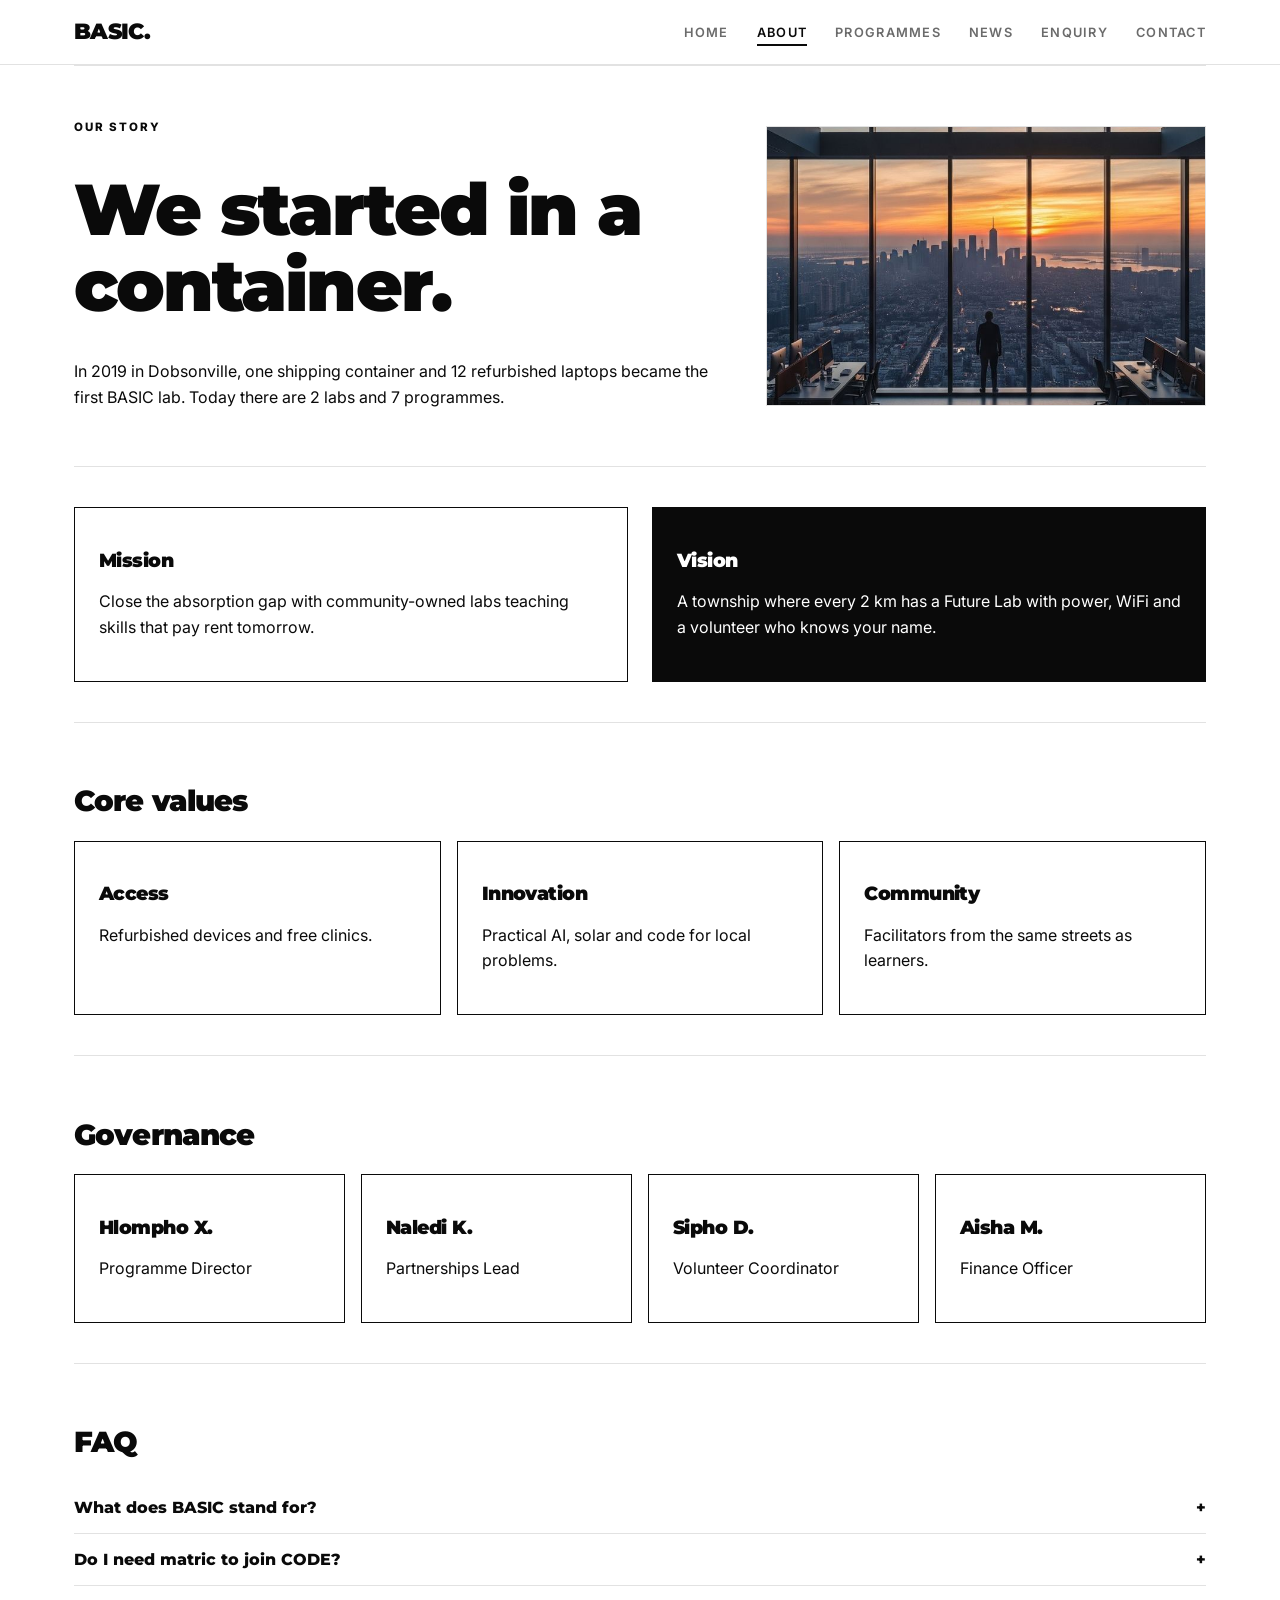
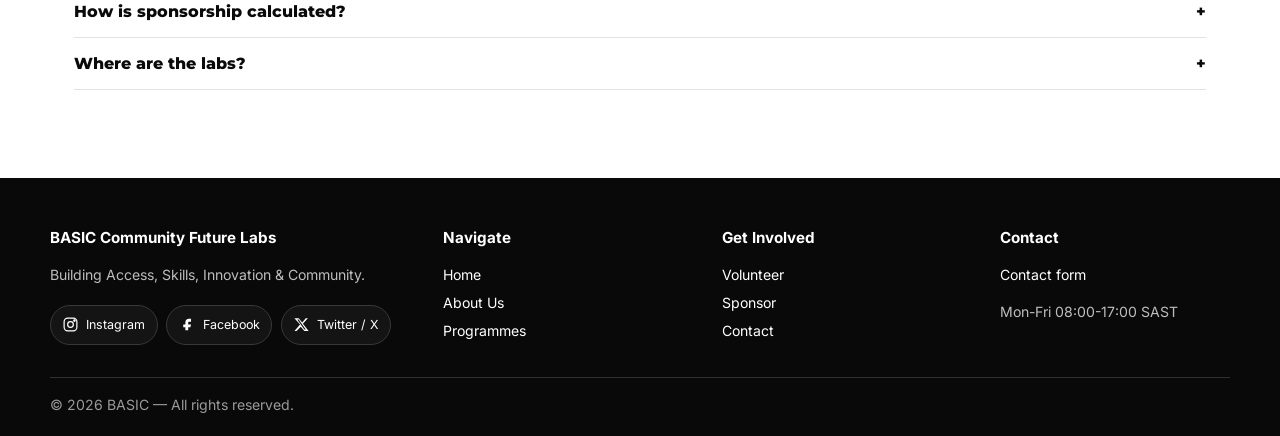
<file: about.html>
<!DOCTYPE html>
<html lang="en">
<head>
<meta charset="UTF-8">
<meta name="viewport" content="width=device-width,initial-scale=1">
<title>About BASIC | Mission, Vision &amp; Team</title>
<meta name="description" content="Discover BASIC Community Future Labs, our South African community story, mission, vision, values, governance, team and answers to frequently asked questions.">
<meta name="keywords" content="BASIC, about BASIC, mission, vision, core values, governance, FAQ, community labs, youth, Dobsonville, Umlazi, South Africa, Johannesburg, Durban">
<meta name="author" content="Hlompho Muzi Xolo">
<meta name="robots" content="index,follow">
<meta name="theme-color" content="#000000"><link rel="canonical" href="https://44xolo.github.io/BASIC/about.html">

<!-- Social media preview information helps platforms display a useful title, description and image when this page is shared. -->
<meta property="og:title" content="About BASIC | Mission, Vision &amp; Team">
<meta property="og:description" content="Discover BASIC Community Future Labs, our South African community story, mission, vision, values, governance, team and answers to frequently asked questions.">
<meta property="og:type" content="website">
<meta property="og:site_name" content="BASIC">
<meta property="og:locale" content="en_ZA">
<meta property="og:image" content="https://44xolo.github.io/BASIC/images/community-members-together.jpg">
<meta property="og:image:alt" content="BASIC makers working together in an urban workshop">
<meta name="twitter:card" content="summary_large_image">
<meta name="twitter:title" content="About BASIC | Mission, Vision &amp; Team">
<meta name="twitter:description" content="From one shipping container in Dobsonville to 2 labs and 7 programmes.">

<link rel="icon" href="images/favicon.svg" type="image/svg+xml">

<link rel="preconnect" href="https://fonts.googleapis.com">
<link rel="preconnect" href="https://fonts.gstatic.com" crossorigin>
<link href="https://fonts.googleapis.com/css2?family=Inter:wght@400;600;800&family=Montserrat:wght@700;900&display=swap" rel="stylesheet">
<link rel="stylesheet" href="css/style.css">
<link rel="stylesheet" href="css/part3.css">
<link rel="preload" as="image" href="images/glass-office-city-view.jpg">

<!-- Search-engine structured data describes this About page, the organisation and its FAQ questions in a format search engines can understand. -->
<script type="application/ld+json">
{
  "@context": "https://schema.org",
  "@graph": [
    {
      "@type": "AboutPage",
      "name": "About BASIC | Mission, Vision & Team",
      "description": "Our story, mission, vision, values, governance and FAQ for BASIC Community Future Labs.",
      "mainEntity": { "@id": "#basic" }
    },
    {
      "@type": "NGO",
      "@id": "#basic",
      "name": "BASIC",
      "alternateName": "Building Access, Skills, Innovation & Community",
      "foundingDate": "2019",
      "foundingLocation": "Dobsonville, Johannesburg",
      "email": "Use the contact form",
      "areaServed": ["Johannesburg", "Durban"],
      "founder": { "@type": "Person", "name": "Hlompho Muzi Xolo", "jobTitle": "Programme Director" }
    },
    {
      "@type": "FAQPage",
      "mainEntity": [
        {
          "@type": "Question",
          "name": "What does BASIC stand for?",
          "acceptedAnswer": { "@type": "Answer", "text": "Building Access, Skills, Innovation & Community." }
        },
        {
          "@type": "Question",
          "name": "Do I need matric to join CODE?",
          "acceptedAnswer": { "@type": "Answer", "text": "No. Beginner means beginner. We test attitude, not certificates." }
        },
        {
          "@type": "Question",
          "name": "How is sponsorship calculated?",
          "acceptedAnswer": { "@type": "Answer", "text": "Base rate x months / 12 x tier (Community 0.7, Standard 1, Premium 1.5). Bases: Lab R25,000, Programme R12,000, Equipment R8,000." }
        },
        {
          "@type": "Question",
          "name": "Where are the labs?",
          "acceptedAnswer": { "@type": "Answer", "text": "Dobsonville, Johannesburg and Umlazi, Durban. See the Contact page." }
        }
      ]
    }
  ]
}
</script>
</head>

<body>
<!-- Keyboard and screen-reader users can select this link to bypass the navigation and move directly to the main page content. -->
<a class="skip" href="#main">Skip to main content</a>

<!-- The header contains the site identity and the main navigation links. -->
<header>
  <div class="wrap bar">
    <a class="logo" href="index.html" aria-label="BASIC home">BASIC.</a>
    <button type="button" class="nav-toggle" aria-label="Toggle menu" aria-expanded="false" aria-controls="nav">&#9776;</button>
    <nav id="nav" aria-label="Main">
      <a href="index.html">Home</a>
      <a href="about.html" class="active" aria-current="page">About</a>
      <a href="programmes.html">Programmes</a>
      <a href="news.html">News</a>
      <a href="enquiry.html">Enquiry</a>
      <a href="contact.html">Contact</a>
    </nav>
  </div>
</header>

<!-- The main element contains the unique About page content. Each labelled section supports clear reading order and navigation. -->
<main id="main" class="wrap" tabindex="-1">

  <!-- Opening story: introduces how BASIC began and why the organisation exists. -->
  <section class="about-hero reveal" aria-labelledby="about-title">
    <div>
      <p class="kicker">OUR STORY</p>
      <h1 id="about-title">We started in a container.</h1>
      <p>In 2019 in Dobsonville, one shipping container and 12 refurbished laptops became the first BASIC lab. Today there are 2 labs and 7 programmes.</p>
    </div>
    <img src="images/glass-office-city-view.jpg" alt="Glass-walled office at sunset overlooking a city skyline" fetchpriority="high" decoding="async">
  </section>

  <!-- Mission and vision cards explain the organisation's purpose and long-term goal. -->
  <section class="reveal two" aria-label="Mission and vision">
    <div class="card">
      <h3>Mission</h3>
      <p>Close the absorption gap with community-owned labs teaching skills that pay rent tomorrow.</p>
    </div>
    <div class="card dark">
      <h3>Vision</h3>
      <p>A township where every 2&nbsp;km has a Future Lab with power, WiFi and a volunteer who knows your name.</p>
    </div>
  </section>

  <!-- The three values describe the principles that guide BASIC programmes. -->
  <section class="reveal" aria-labelledby="values-title">
    <h2 id="values-title">Core values</h2>
    <div class="three">
      <div class="card"><h3>Access</h3><p>Refurbished devices and free clinics.</p></div>
      <div class="card"><h3>Innovation</h3><p>Practical AI, solar and code for local problems.</p></div>
      <div class="card"><h3>Community</h3><p>Facilitators from the same streets as learners.</p></div>
    </div>
  </section>

  <!-- Governance cards provide the names and responsibilities of key team roles. -->
  <section class="reveal" aria-labelledby="gov-title">
    <h2 id="gov-title">Governance</h2>
    <div class="four">
      <div class="card"><h3>Hlompho X.</h3><p>Programme Director</p></div>
      <div class="card"><h3>Naledi K.</h3><p>Partnerships Lead</p></div>
      <div class="card"><h3>Sipho D.</h3><p>Volunteer Coordinator</p></div>
      <div class="card"><h3>Aisha M.</h3><p>Finance Officer</p></div>
    </div>
  </section>

  <!-- The FAQ uses buttons and expandable panels. JavaScript updates these panels when a visitor selects a question. -->
  <section class="reveal" aria-labelledby="faq-title">
    <h2 id="faq-title">FAQ</h2>
    <div class="accordion">
      <div class="acc-item">
        <button type="button" class="acc-btn" id="faq-q1" aria-expanded="false" aria-controls="faq-a1">What does BASIC stand for?<span aria-hidden="true">+</span></button>
        <div class="acc-panel" id="faq-a1" role="region" aria-labelledby="faq-q1"><p>Building Access, Skills, Innovation &amp; Community.</p></div>
      </div>
      <div class="acc-item">
        <button type="button" class="acc-btn" id="faq-q2" aria-expanded="false" aria-controls="faq-a2">Do I need matric to join CODE?<span aria-hidden="true">+</span></button>
        <div class="acc-panel" id="faq-a2" role="region" aria-labelledby="faq-q2"><p>No. Beginner means beginner. We test attitude, not certificates.</p></div>
      </div>
      <div class="acc-item">
        <button type="button" class="acc-btn" id="faq-q3" aria-expanded="false" aria-controls="faq-a3">How is sponsorship calculated?<span aria-hidden="true">+</span></button>
        <div class="acc-panel" id="faq-a3" role="region" aria-labelledby="faq-q3"><p>Base rate &times; months / 12 &times; tier (Community 0.7, Standard 1, Premium 1.5). Bases: Lab R25,000, Programme R12,000, Equipment R8,000.</p></div>
      </div>
      <div class="acc-item">
        <button type="button" class="acc-btn" id="faq-q4" aria-expanded="false" aria-controls="faq-a4">Where are the labs?<span aria-hidden="true">+</span></button>
        <div class="acc-panel" id="faq-a4" role="region" aria-labelledby="faq-q4"><p>Dobsonville, Johannesburg and Umlazi, Durban. See the <a href="contact.html">Contact page</a>.</p></div>
      </div>
    </div>
  </section>

</main>

<!-- The footer repeats useful navigation and social links and identifies the organisation and student. -->
<footer class="site-footer">
  <div class="container footer-grid">
    <div><h4>BASIC Community Future Labs</h4><p>Building Access, Skills, Innovation &amp; Community.</p><div class="footer-social" aria-label="Social media"><a href="https://www.instagram.com/" target="_blank" rel="noopener noreferrer" aria-label="Instagram"><svg viewBox="0 0 24 24" aria-hidden="true"><rect x="3" y="3" width="18" height="18" rx="5"></rect><circle cx="12" cy="12" r="4"></circle><circle cx="17.5" cy="6.5" r="1"></circle></svg><span>Instagram</span></a><a href="https://www.facebook.com/" target="_blank" rel="noopener noreferrer" aria-label="Facebook"><svg viewBox="0 0 24 24" aria-hidden="true"><path d="M14 8h3V4h-3c-3 0-5 2-5 5v3H6v4h3v4h4v-4h3l1-4h-4V9c0-.6.4-1 1-1z"></path></svg><span>Facebook</span></a><a href="https://twitter.com/" target="_blank" rel="noopener noreferrer" aria-label="Twitter"><svg viewBox="0 0 24 24" aria-hidden="true"><path d="M18 3h3l-7 8 8 10h-6l-5-6-6 6H2l8-9-8-9h6l5 6 5-6zm-2 16h2L8 5H6l10 14z"></path></svg><span>Twitter / X</span></a></div></div>
    <div><h4>Navigate</h4><ul><li><a href="index.html">Home</a></li><li><a href="about.html">About Us</a></li><li><a href="programmes.html">Programmes</a></li></ul></div>
    <div><h4>Get Involved</h4><ul><li><a href="enquiry.html">Volunteer</a></li><li><a href="enquiry.html">Sponsor</a></li><li><a href="contact.html">Contact</a></li></ul></div>
    <div><h4>Contact</h4><p><a href="contact.html">Contact form</a></p><p>Mon-Fri 08:00-17:00 SAST</p></div>
  </div>
  <div class="container footer-bottom"><p>&copy; 2026 BASIC — All rights reserved.</p></div>
</footer>

<!-- The lightbox is hidden until JavaScript selects an image. Its controls allow visitors to close it or move to another image. -->
<div class="lb" id="lb" role="dialog" aria-modal="true" aria-label="Image viewer">
  <button type="button" id="lb-x" aria-label="Close image viewer">Close</button>
  <button type="button" id="lb-p" aria-label="Previous image">&lsaquo;</button>
  <figure><img id="lb-img" alt=""><figcaption id="lb-cap"></figcaption></figure>
  <button type="button" id="lb-n" aria-label="Next image">&rsaquo;</button>
</div>

<!-- The modal is hidden until JavaScript displays a short status message. Pressing its Close button removes the message. -->
<div class="modal" id="modal" role="dialog" aria-modal="true" aria-labelledby="modal-title">
  <div class="box">
    <h3 id="modal-title">Thank you</h3>
    <p id="modal-text"></p>
    <button type="button" class="btn" id="modal-x">Close</button>
  </div>
</div>

<!-- This fallback remains visible when JavaScript is unavailable, explaining which enhanced interactions will not work. -->
<noscript><p style="text-align:center;padding:1rem">The FAQ answers and image viewer need JavaScript to open and close. Use the <a href="contact.html">contact form</a> if you need assistance.</p></noscript>

<!-- The shared script controls the navigation, accordion, lightbox and modal behaviour. -->
<script src="js/part3.js"></script>
</body>
</html>
</file>
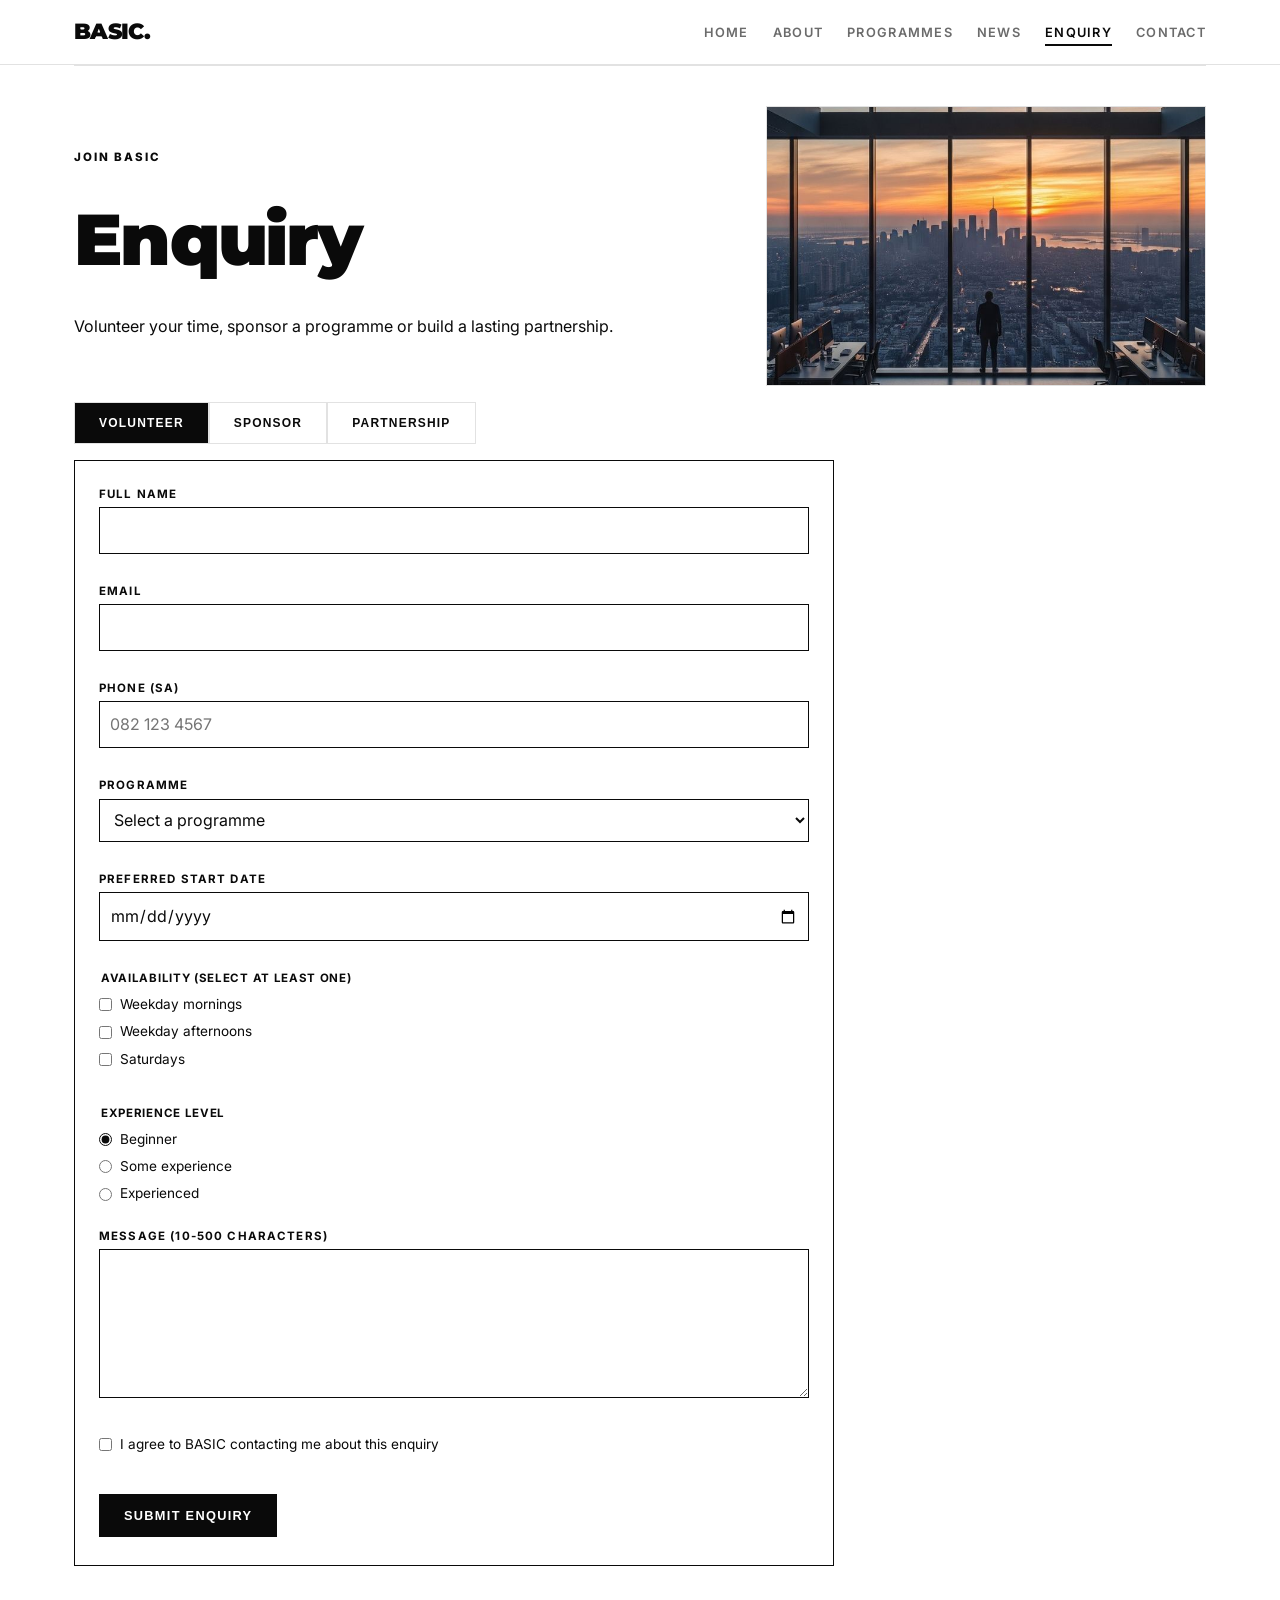
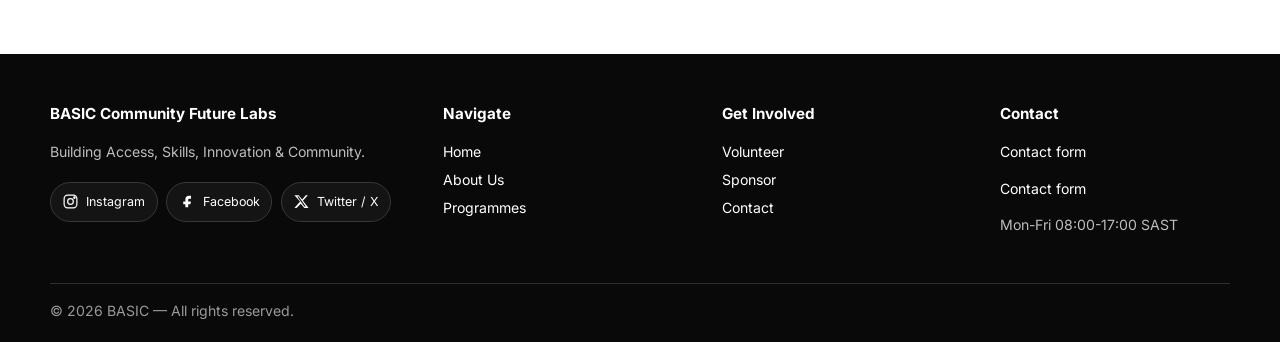
<file: enquiry.html>
<!DOCTYPE html>
<html lang="en"><head><meta charset="UTF-8"><meta name="viewport" content="width=device-width,initial-scale=1">
<title>Volunteer, Sponsor or Partner | BASIC Enquiry</title><link rel="icon" href="images/favicon.svg" type="image/svg+xml"><meta name="description" content="Volunteer, sponsor or partner with BASIC Community Future Labs. Check programme availability, calculate sponsorship estimates and submit a clear enquiry.">
<meta name="keywords" content="volunteer South Africa, sponsor youth programmes, partner with BASIC, sponsorship estimate, programme intake, community labs">
<meta name="author" content="Hlompho Muzi Xolo"><link rel="canonical" href="https://44xolo.github.io/BASIC/enquiry.html"><meta name="robots" content="index,follow"><meta name="theme-color" content="#000000">
<meta property="og:title" content="Volunteer, Sponsor or Partner | BASIC Enquiry"><meta property="og:description" content="Volunteer, sponsor or partner with BASIC Community Future Labs. Check programme availability and calculate sponsorship estimates."><meta property="og:type" content="website"><meta property="og:site_name" content="BASIC"><meta property="og:locale" content="en_ZA"><meta property="og:image" content="https://44xolo.github.io/BASIC/images/glass-office-city-view.jpg"><meta property="og:image:alt" content="Community members planning a BASIC programme"><meta name="twitter:card" content="summary_large_image">
<link rel="preconnect" href="https://fonts.googleapis.com">
<link href="https://fonts.googleapis.com/css2?family=Inter:wght@400;600;800&family=Montserrat:wght@700;900&display=swap" rel="stylesheet">
<link rel="stylesheet" href="css/style.css"><link rel="stylesheet" href="css/part3.css">

</head><body>
<!-- This skip link lets keyboard and screen-reader users move directly past the navigation. -->
<a class="skip" href="#main">Skip to main content</a>
<!-- The header contains the BASIC logo and links to every page in the website. -->
<header><div class="wrap bar"><a class="logo" href="index.html">BASIC.</a>
<button class="nav-toggle" aria-label="Toggle menu" aria-expanded="false" aria-controls="nav">&#9776;</button>
<nav id="nav" aria-label="Main"><a href="index.html">Home</a><a href="about.html">About</a><a href="programmes.html">Programmes</a><a href="news.html">News</a><a href="enquiry.html" class=active aria-current=page>Enquiry</a><a href="contact.html">Contact</a></nav></div></header>
<!-- Main content: an introductory page image, enquiry type tabs and the validated enquiry form. -->
<main id="main" class="wrap"><section><div class="page-heading"><div><p class="kicker">JOIN BASIC</p><h1>Enquiry</h1><p>Volunteer your time, sponsor a programme or build a lasting partnership.</p></div><img src="images/glass-office-city-view.jpg" alt="Glass-walled office at sunset overlooking a city skyline"></div><div class="tabs" role="tablist"><button class="tab active" data-type="Volunteer">Volunteer</button><button class="tab" data-type="Sponsor">Sponsor</button><button class="tab" data-type="Partnership">Partnership</button></div>
<form id="enq-form" class="form" novalidate><div class="fg"><label for="e-name">Full name</label><input id="e-name" name="e-name" type="text" data-rules="required|min:2|max:80" required aria-describedby="e-name-e"><span class="field-error" id="e-name-e" aria-live="polite"></span></div><div class="fg"><label for="e-email">Email</label><input id="e-email" name="e-email" type="email" data-rules="required|email" required aria-describedby="e-email-e"><span class="field-error" id="e-email-e" aria-live="polite"></span></div><div class="fg"><label for="e-phone">Phone (SA)</label><input id="e-phone" name="e-phone" type="tel" data-rules="required|sa-phone" placeholder="082 123 4567" aria-describedby="e-phone-e"><span class="field-error" id="e-phone-e" aria-live="polite"></span></div>
<div class="fg"><label for="e-prog">Programme</label><select id="e-prog" name="e-prog" data-rules="required" aria-describedby="e-prog-e"><option value="">Select a programme</option><option value="code">CODE: Coding &amp; Software</option><option value="ai">AI: Artificial Intelligence Literacy</option><option value="green">GREEN: Solar &amp; Circular Economy</option><option value="build">BUILD: Makers &amp; Urban Workshop</option><option value="entrepreneur">ENTREPRENEUR: Micro-Business Incubation</option><option value="education">EDUCATION: Tutor &amp; Facilitator Track</option><option value="connect">CONNECT: Digital Inclusion &amp; Access</option></select><span class="field-error" id="e-prog-e" aria-live="polite"></span></div>
<div id="vol-box"><div class="fg"><label for="e-date">Preferred start date</label><input id="e-date" name="e-date" type="date" data-rules="required|future-date"  aria-describedby="e-date-e"><span class="field-error" id="e-date-e" aria-live="polite"></span></div><fieldset class="checks" aria-describedby="e-avail-e"><legend>Availability (select at least one)</legend><label class="check"><input type="checkbox" class="avail" name="e-avail" value="Weekday mornings"> Weekday mornings</label><label class="check"><input type="checkbox" class="avail" name="e-avail" value="Weekday afternoons"> Weekday afternoons</label><label class="check"><input type="checkbox" class="avail" name="e-avail" value="Saturdays"> Saturdays</label><span class="field-error" id="e-avail-e" aria-live="polite"></span></fieldset><fieldset class="checks"><legend>Experience level</legend><label class="check"><input type="radio" name="e-level" value="Beginner" checked> Beginner</label><label class="check"><input type="radio" name="e-level" value="Some experience"> Some experience</label><label class="check"><input type="radio" name="e-level" value="Experienced"> Experienced</label></fieldset></div>
<div id="spon-box" hidden><div class="fg"><label for="s-type">Sponsor type</label><select id="s-type"><option value="25000">Lab Infrastructure (R25,000/yr)</option><option value="12000">Programme Funding (R12,000/yr)</option><option value="8000">Equipment (R8,000/yr)</option></select></div>
<div class="fg"><label for="s-months">Months</label><input id="s-months" type="number" min="1" max="36" value="12"></div>
<div class="fg"><label for="s-tier">Tier</label><select id="s-tier"><option value="0.7">Community</option><option value="1" selected>Standard</option><option value="1.5">Premium</option></select></div></div>
<div class="fg"><label for="e-msg">Message (10-500 characters)</label><textarea id="e-msg" rows="5" data-rules="required|min:10|max:500" aria-describedby="e-msg-e"></textarea><span class="field-error" id="e-msg-e" aria-live="polite"></span></div>
<div class="fg"><label class="check" for="e-consent"><input id="e-consent" name="e-consent" type="checkbox" data-rules="checked" aria-describedby="e-consent-e"> I agree to BASIC contacting me about this enquiry</label><span class="field-error" id="e-consent-e" aria-live="polite"></span></div>
<button class="btn" type="submit">Submit enquiry</button><pre id="enq-result" class="form-result" role="status" aria-live="polite" tabindex="-1" hidden></pre></form></section></main>
<!-- The footer repeats useful navigation, contact links and site ownership information. -->
<footer class="site-footer">
  <div class="container footer-grid">
    <div><h4>BASIC Community Future Labs</h4><p>Building Access, Skills, Innovation &amp; Community.</p>
      <div class="footer-social" aria-label="Social media">
        <a href="https://www.instagram.com/" target="_blank" rel="noopener noreferrer" aria-label="Instagram"><svg viewBox="0 0 24 24" aria-hidden="true"><rect x="3" y="3" width="18" height="18" rx="5"></rect><circle cx="12" cy="12" r="4"></circle><circle cx="17.5" cy="6.5" r="1"></circle></svg><span>Instagram</span></a>
        <a href="https://www.facebook.com/" target="_blank" rel="noopener noreferrer" aria-label="Facebook"><svg viewBox="0 0 24 24" aria-hidden="true"><path d="M14 8h3V4h-3c-3 0-5 2-5 5v3H6v4h3v4h4v-4h3l1-4h-4V9c0-.6.4-1 1-1z"></path></svg><span>Facebook</span></a>
        <a href="https://twitter.com/" target="_blank" rel="noopener noreferrer" aria-label="Twitter"><svg viewBox="0 0 24 24" aria-hidden="true"><path d="M18 3h3l-7 8 8 10h-6l-5-6-6 6H2l8-9-8-9h6l5 6 5-6zm-2 16h2L8 5H6l10 14z"></path></svg><span>Twitter / X</span></a>
      </div>
    </div>
    <div><h4>Navigate</h4><ul><li><a href="index.html">Home</a></li><li><a href="about.html">About Us</a></li><li><a href="programmes.html">Programmes</a></li></ul></div>
    <div><h4>Get Involved</h4><ul><li><a href="enquiry.html">Volunteer</a></li><li><a href="enquiry.html">Sponsor</a></li><li><a href="contact.html">Contact</a></li></ul></div>
    <div><h4>Contact</h4><p><a href="contact.html">Contact form</a></p><p><a href="contact.html">Contact form</a></p><p>Mon-Fri 08:00-17:00 SAST</p></div>
  </div>
  <div class="container footer-bottom"><p>&copy; 2026 BASIC — All rights reserved.</p></div>
</footer>
<!-- These overlays remain hidden until JavaScript opens the image viewer or feedback modal. -->
<div class="lb" id="lb" role="dialog" aria-modal="true" aria-label="Image viewer"><button id="lb-x">Close</button><button id="lb-p">&lsaquo;</button><figure><img id="lb-img" alt=""><figcaption id="lb-cap"></figcaption></figure><button id="lb-n">&rsaquo;</button></div>
<div class="modal" id="modal" role="dialog" aria-modal="true"><div class="box"><h3>Thank you</h3><p id="modal-text"></p><button class="btn" id="modal-x">Close</button></div></div>
<!-- This shared script controls tabs, conditional form fields, validation and the submitted response. -->
<script src="js/part3.js"></script>
</body></html>
</file>
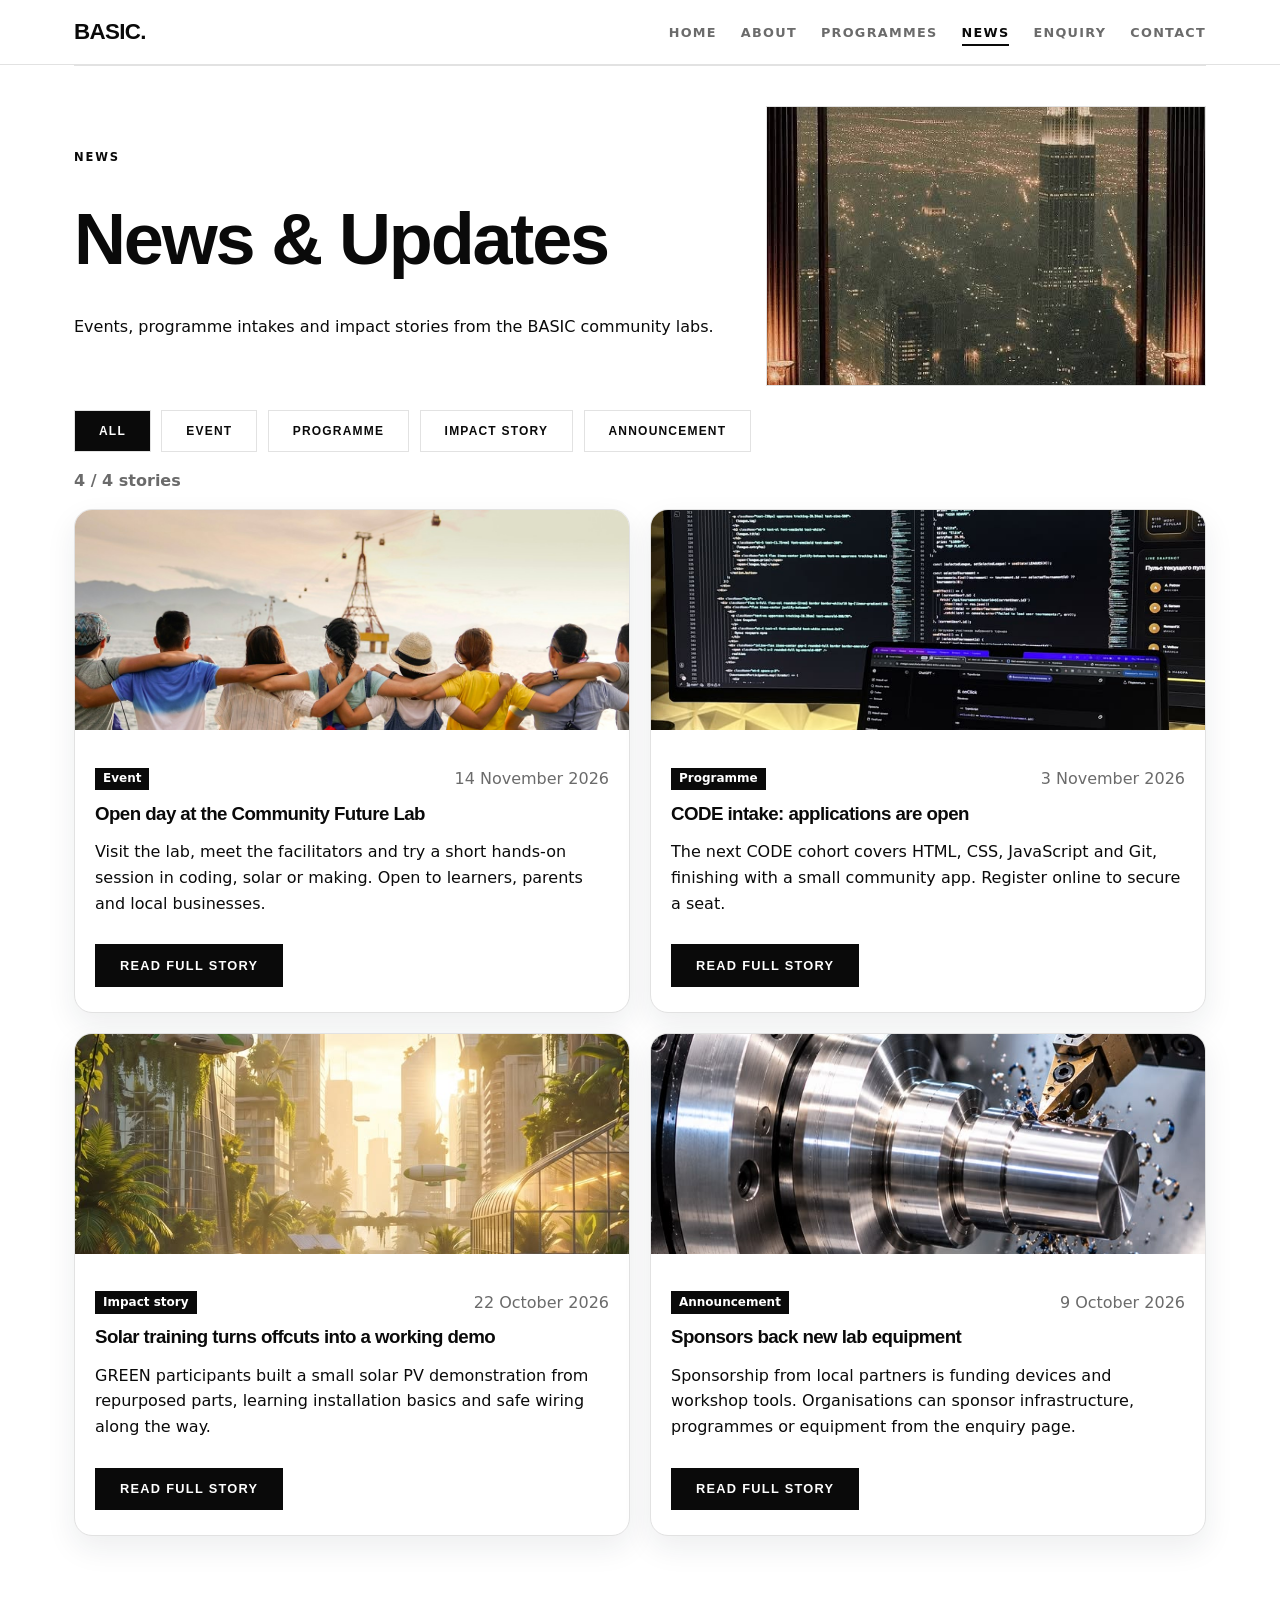
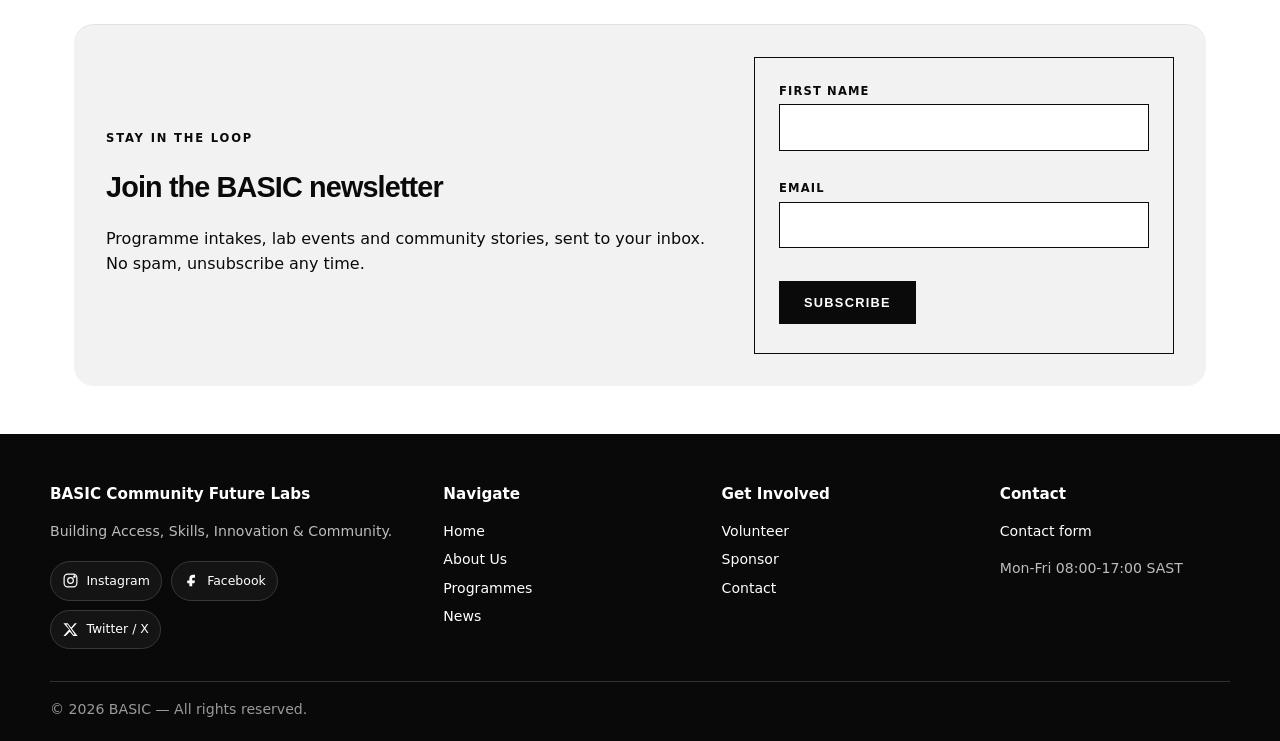
<file: news.html>
<!DOCTYPE html>
<html lang="en"><head><meta charset="UTF-8"><meta name="viewport" content="width=device-width,initial-scale=1"><meta http-equiv="Content-Security-Policy" content="default-src 'self'; img-src 'self' data: https:; script-src 'self' https://unpkg.com 'unsafe-inline'; style-src 'self' https://fonts.googleapis.com https://unpkg.com 'unsafe-inline'; font-src https://fonts.gstatic.com data:; connect-src 'self' https://formspree.io https://*.tile.openstreetmap.org"><meta name="referrer" content="strict-origin-when-cross-origin">
<title>BASIC News | Updates, Events &amp; Impact Stories</title><link rel="icon" href="images/favicon.svg" type="image/svg+xml"><meta name="description" content="Latest BASIC news, lab events and impact stories from Johannesburg and Durban community labs.">
<meta name="keywords" content="BASIC news, community lab events, programme intakes, solar training stories, youth impact South Africa">
<meta name="author" content="Hlompho Muzi Xolo"><link rel="canonical" href="https://44xolo.github.io/BASIC/news.html"><meta name="robots" content="index,follow"><meta name="theme-color" content="#000000">
<meta property="og:title" content="BASIC News | Updates, Events &amp; Impact Stories"><meta property="og:description" content="Latest BASIC news, lab events and impact stories from Johannesburg and Durban community labs."><meta property="og:type" content="website"><meta property="og:site_name" content="BASIC"><meta property="og:locale" content="en_ZA"><meta property="og:image" content="https://44xolo.github.io/BASIC/images/basic-community-lab.jpg"><meta property="og:image:alt" content="BASIC community learners"><meta name="twitter:card" content="summary_large_image">
<link rel="preconnect" href="https://fonts.googleapis.com">
<link href="https://fonts.googleapis.com/css2?family=Inter:wght@400;600;800&family=Montserrat:wght@700;900&family=Space+Grotesk:wght@500;700&display=swap" rel="stylesheet">
<link rel="stylesheet" href="css/style.css"><link rel="stylesheet" href="css/part3.css">

</head><body>
<!-- This skip link allows keyboard users to bypass the navigation and start at the main content. -->
<a class="skip" href="#main">Skip to main content</a>
<!-- The header contains the BASIC logo and the main site navigation. -->
<header><div class="wrap bar"><a class="logo" href="index.html">BASIC.</a>
<button class="nav-toggle" aria-label="Toggle menu" aria-expanded="false" aria-controls="nav">&#9776;</button>
<nav id="nav" aria-label="Main"><a href="index.html">Home</a><a href="about.html">About</a><a href="programmes.html" >Programmes</a><a href="news.html" class=active aria-current=page>News</a><a href="enquiry.html">Enquiry</a><a href="contact.html">Contact</a></nav></div></header>
<!-- Main content: programme search tools and the list generated dynamically from JavaScript data. -->
<main id="main" class="wrap"><section><div class="page-heading"><div><p class="kicker">NEWS</p><h1>News &amp; Updates</h1><p>Events, programme intakes and impact stories from the BASIC community labs.</p></div><img src="images/community-members-together.jpg" alt="A group of community members gathered outside in daylight"></div><div class="news-filters" role="group" aria-label="Filter news by category"><button type="button" class="tab active" data-newsfilter="All" aria-pressed="true">All</button><button type="button" class="tab" data-newsfilter="Event" aria-pressed="false">Event</button><button type="button" class="tab" data-newsfilter="Programme" aria-pressed="false">Programme</button><button type="button" class="tab" data-newsfilter="Impact story" aria-pressed="false">Impact story</button><button type="button" class="tab" data-newsfilter="Announcement" aria-pressed="false">Announcement</button></div><p id="news-count" aria-live="polite"></p><div class="news-grid" id="news-grid"><article class="news-card reveal" data-cat="Event"><img src="images/community-collaboration.jpg" alt="Community members collaborating around a shared project table" loading="lazy"><div><p class="news-meta"><span class="badge">Event</span> <time datetime="2026-11-14">14 November 2026</time></p><h3>Open day at the Community Future Lab</h3><p>Visit the lab, meet the facilitators and try a short hands-on session in coding, solar or making. Open to learners, parents and local businesses.</p></div></article><article class="news-card reveal" data-cat="Programme"><img src="images/code-editor.jpg" alt="HTML and CSS code displayed in a programming editor" loading="lazy"><div><p class="news-meta"><span class="badge">Programme</span> <time datetime="2026-11-03">3 November 2026</time></p><h3>CODE intake: applications are open</h3><p>The next CODE cohort covers HTML, CSS, JavaScript and Git, finishing with a small community app. Register online to secure a seat.</p></div></article><article class="news-card reveal" data-cat="Impact story"><img src="images/green-city-solar-future.jpg" alt="Illustration of a green futuristic city with plants, towers and airships" loading="lazy"><div><p class="news-meta"><span class="badge">Impact story</span> <time datetime="2026-10-22">22 October 2026</time></p><h3>Solar training turns offcuts into a working demo</h3><p>GREEN participants built a small solar PV demonstration from repurposed parts, learning installation basics and safe wiring along the way.</p></div></article><article class="news-card reveal" data-cat="Announcement"><img src="images/machine.jpg" alt="Metalworking tools and machinery in a workshop" loading="lazy"><div><p class="news-meta"><span class="badge">Announcement</span> <time datetime="2026-10-09">9 October 2026</time></p><h3>Sponsors back new lab equipment</h3><p>Sponsorship from local partners is funding devices and workshop tools. Organisations can sponsor infrastructure, programmes or equipment from the enquiry page.</p></div></article></div><p id="news-empty" hidden>No stories in this category yet.</p></section><section class="newsletter reveal" aria-labelledby="nl-title"><div><p class="kicker">STAY IN THE LOOP</p><h2 id="nl-title">Join the BASIC newsletter</h2><p>Programme intakes, lab events and community stories, sent to your inbox. No spam, unsubscribe any time.</p></div>
<form class="form news-form" novalidate><div class="fg"><label for="nl-name">First name</label><input id="nl-name" name="nl-name" type="text" data-rules="required|min:2|max:40" autocomplete="given-name" aria-describedby="nl-name-e"><span class="field-error" id="nl-name-e" aria-live="polite"></span></div>
<div class="fg"><label for="nl-email">Email</label><input id="nl-email" name="nl-email" type="email" data-rules="required|email" autocomplete="email" aria-describedby="nl-email-e"><span class="field-error" id="nl-email-e" aria-live="polite"></span></div>
<button class="btn" type="submit">Subscribe</button></form></section>
</main>
<!-- The footer repeats useful navigation, contact links and site ownership information. -->
<footer class="site-footer">
  <div class="container footer-grid">
    <div><h4>BASIC Community Future Labs</h4><p>Building Access, Skills, Innovation &amp; Community.</p>
      <div class="footer-social" aria-label="Social media">
        <a href="https://www.instagram.com/" target="_blank" rel="noopener noreferrer" aria-label="Instagram"><svg viewBox="0 0 24 24" aria-hidden="true"><rect x="3" y="3" width="18" height="18" rx="5"></rect><circle cx="12" cy="12" r="4"></circle><circle cx="17.5" cy="6.5" r="1"></circle></svg><span>Instagram</span></a>
        <a href="https://www.facebook.com/" target="_blank" rel="noopener noreferrer" aria-label="Facebook"><svg viewBox="0 0 24 24" aria-hidden="true"><path d="M14 8h3V4h-3c-3 0-5 2-5 5v3H6v4h3v4h4v-4h3l1-4h-4V9c0-.6.4-1 1-1z"></path></svg><span>Facebook</span></a>
        <a href="https://twitter.com/" target="_blank" rel="noopener noreferrer" aria-label="Twitter"><svg viewBox="0 0 24 24" aria-hidden="true"><path d="M18 3h3l-7 8 8 10h-6l-5-6-6 6H2l8-9-8-9h6l5 6 5-6zm-2 16h2L8 5H6l10 14z"></path></svg><span>Twitter / X</span></a>
      </div>
    </div>
    <div><h4>Navigate</h4><ul><li><a href="index.html">Home</a></li><li><a href="about.html">About Us</a></li><li><a href="programmes.html">Programmes</a></li><li><a href="news.html">News</a></li></ul></div>
    <div><h4>Get Involved</h4><ul><li><a href="enquiry.html">Volunteer</a></li><li><a href="enquiry.html">Sponsor</a></li><li><a href="contact.html">Contact</a></li></ul></div>
    <div><h4>Contact</h4><p><a href="contact.html">Contact form</a></p><p>Mon-Fri 08:00-17:00 SAST</p></div>
  </div>
  <div class="container footer-bottom"><p>&copy; 2026 BASIC — All rights reserved.</p></div>
</footer>
<!-- These overlays remain hidden until JavaScript opens the image viewer or feedback modal. -->
<div class="lb" id="lb" role="dialog" aria-modal="true" aria-hidden="true" aria-labelledby="lb-title"><h2 id="lb-title" class="g-visually-hidden">Image viewer</h2><button id="lb-x">Close</button><button id="lb-p">&lsaquo;</button><figure><img id="lb-img" alt=""><figcaption id="lb-cap"></figcaption></figure><button id="lb-n">&rsaquo;</button></div>
<div class="modal" id="modal" role="dialog" aria-modal="true" aria-labelledby="modal-title"><div class="box"><h3 id="modal-title">Thank you</h3><p id="modal-text"></p><button class="btn" id="modal-x">Close</button></div></div>
<!-- This shared script creates the programme cards and controls search, filtering and sorting. -->
<script src="js/part3.js"></script>
</body></html>
</file>
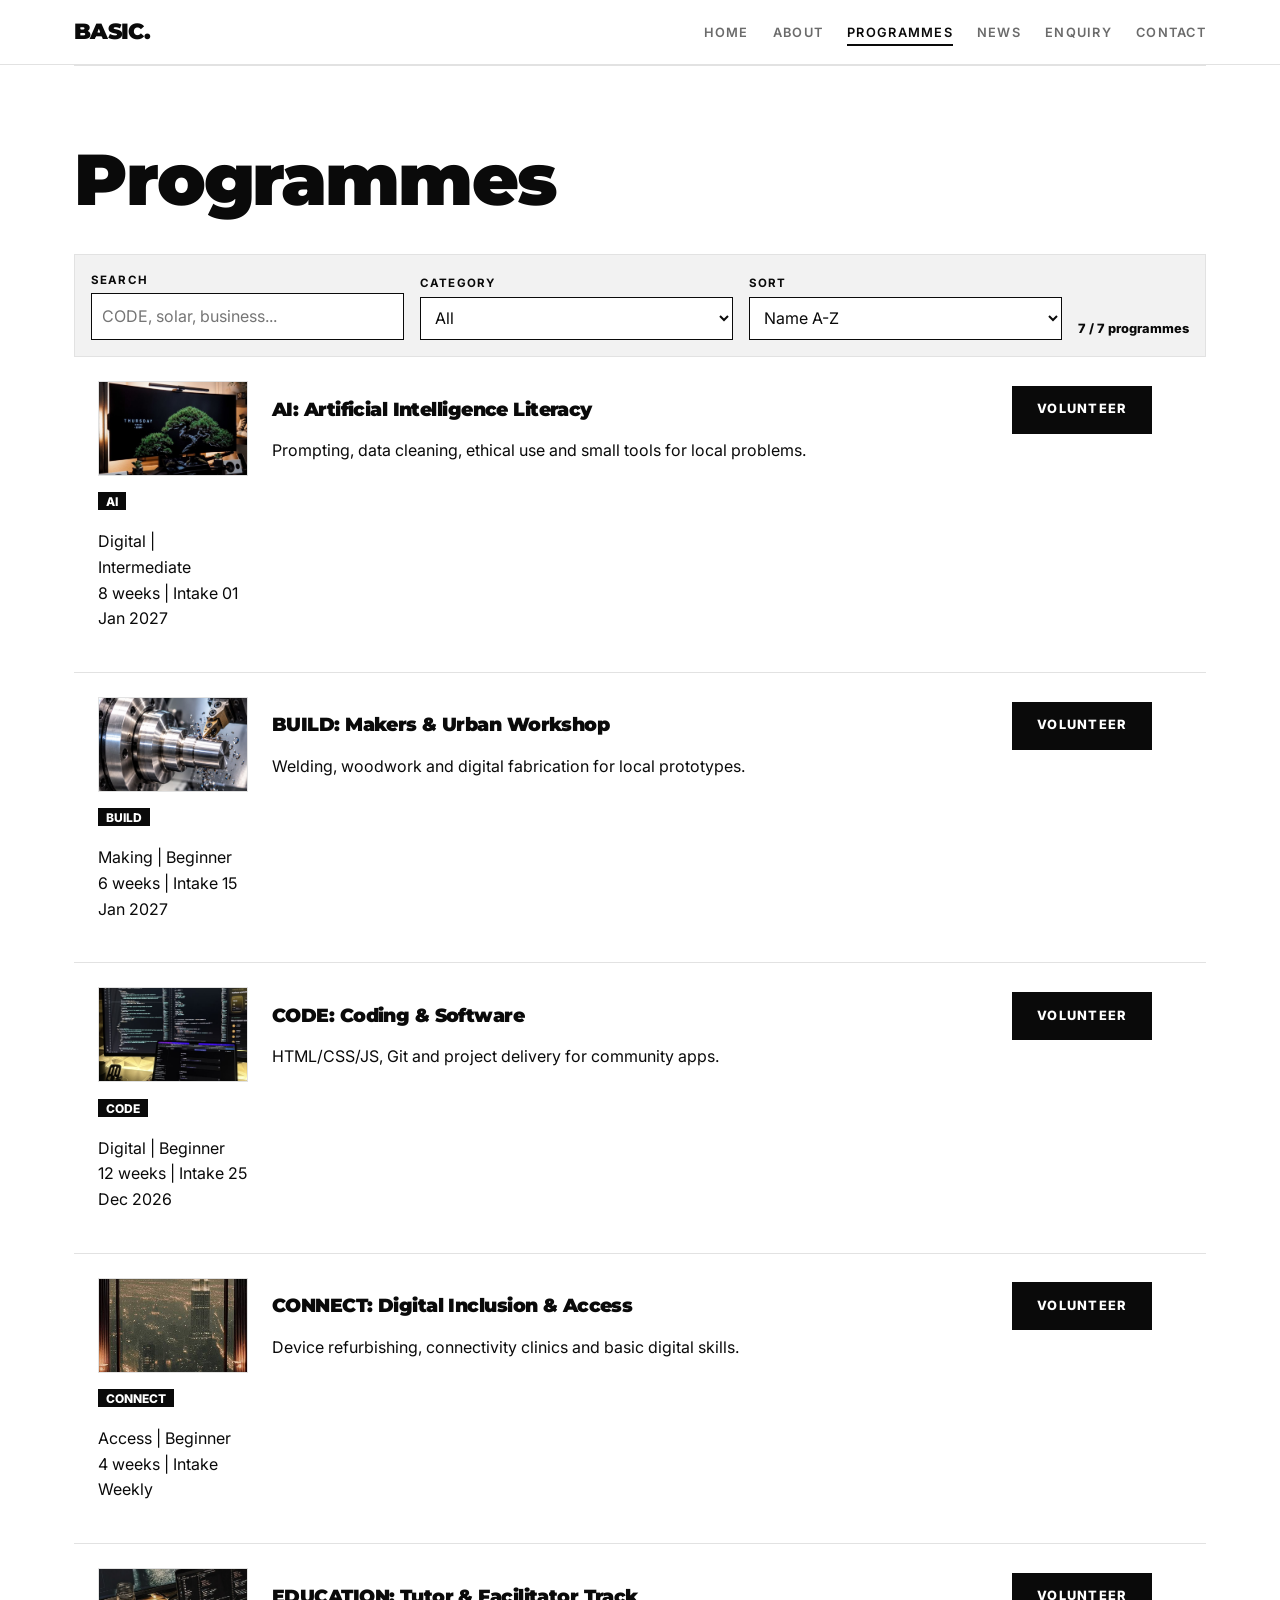
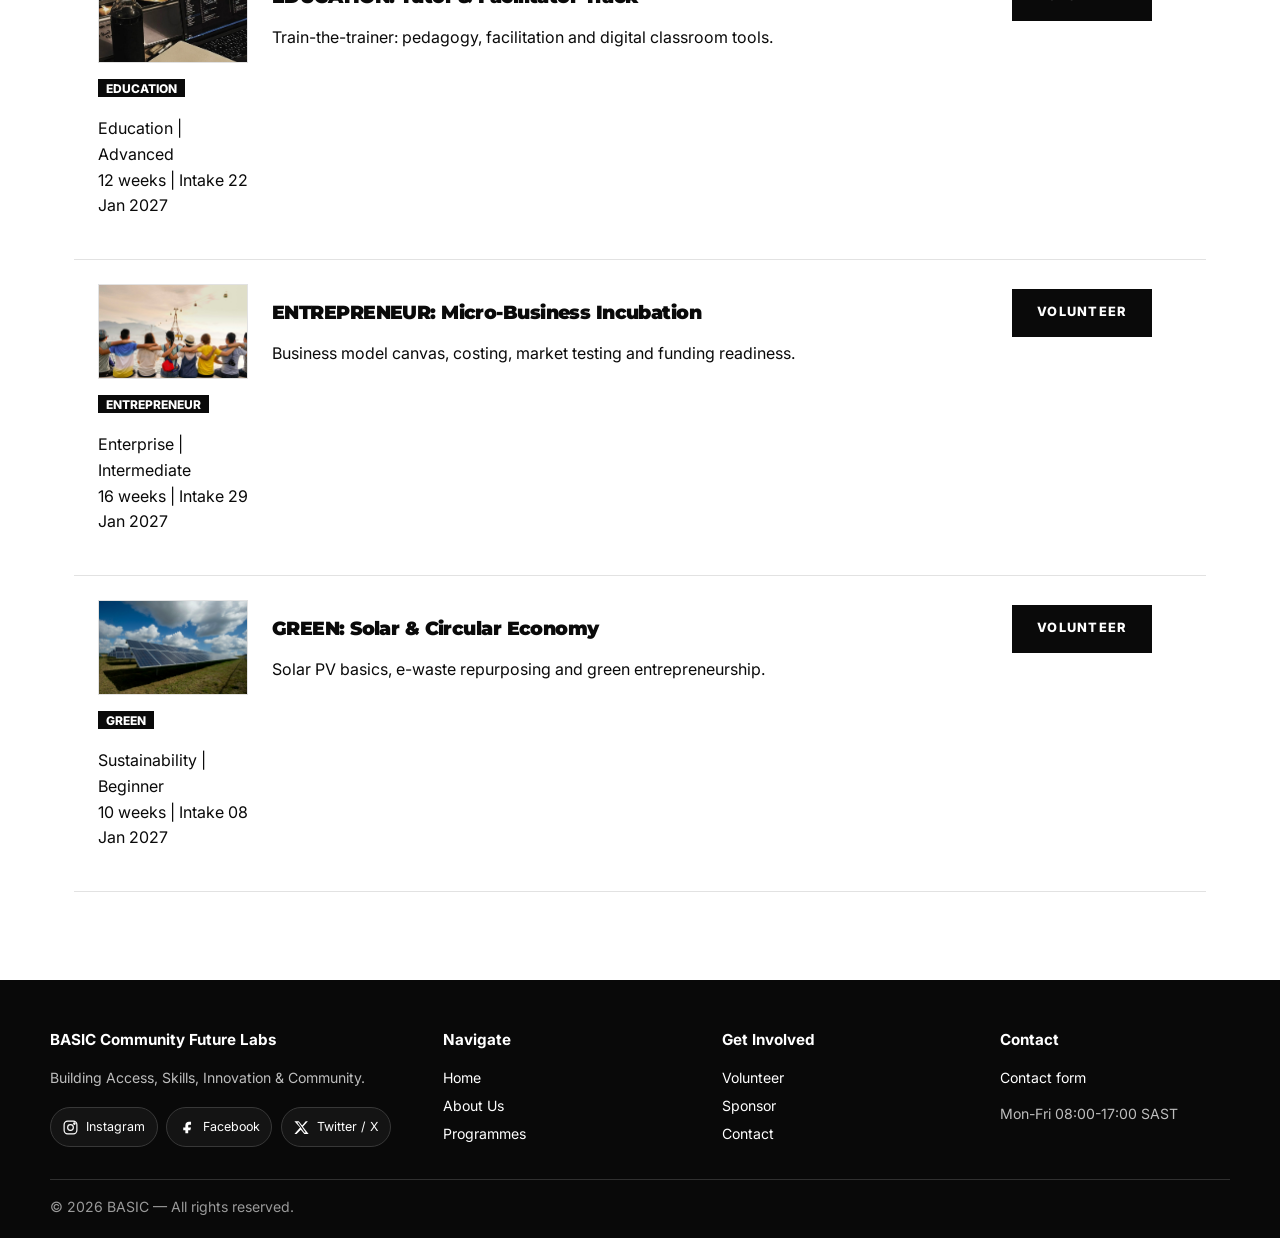
<file: programmes.html>
<!DOCTYPE html>
<html lang="en"><head><meta charset="UTF-8"><meta name="viewport" content="width=device-width,initial-scale=1">
<title>BASIC Programmes | CODE, AI, GREEN, BUILD</title><link rel="icon" href="images/favicon.svg" type="image/svg+xml"><meta name="description" content="Explore, search and compare seven practical BASIC programmes covering coding, AI, solar energy, making, business, education and digital inclusion in South Africa.">
<meta name="keywords" content="BASIC programmes, coding course, AI literacy, solar training, welding workshop, entrepreneurship, tutoring, digital inclusion, South Africa">
<meta name="author" content="Hlompho Muzi Xolo"><link rel="canonical" href="https://44xolo.github.io/BASIC/programmes.html"><meta name="robots" content="index,follow"><meta name="theme-color" content="#000000">
<meta property="og:title" content="BASIC Programmes | CODE, AI, GREEN, BUILD"><meta property="og:description" content="Explore, search and compare seven practical BASIC programmes covering coding, AI, solar energy, making, business, education and digital inclusion in South Africa."><meta property="og:type" content="website"><meta property="og:site_name" content="BASIC"><meta property="og:locale" content="en_ZA"><meta property="og:image" content="https://44xolo.github.io/BASIC/images/basic-community-lab.jpg"><meta property="og:image:alt" content="BASIC community learners"><meta name="twitter:card" content="summary_large_image">
<link rel="preconnect" href="https://fonts.googleapis.com">
<link href="https://fonts.googleapis.com/css2?family=Inter:wght@400;600;800&family=Montserrat:wght@700;900&display=swap" rel="stylesheet">
<link rel="stylesheet" href="css/style.css"><link rel="stylesheet" href="css/part3.css">

</head><body>
<!-- This skip link allows keyboard users to bypass the navigation and start at the main content. -->
<a class="skip" href="#main">Skip to main content</a>
<!-- The header contains the BASIC logo and the main site navigation. -->
<header><div class="wrap bar"><a class="logo" href="index.html">BASIC.</a>
<button class="nav-toggle" aria-label="Toggle menu" aria-expanded="false" aria-controls="nav">&#9776;</button>
<nav id="nav" aria-label="Main"><a href="index.html">Home</a><a href="about.html">About</a><a href="programmes.html" class=active aria-current=page>Programmes</a><a href="news.html">News</a><a href="enquiry.html">Enquiry</a><a href="contact.html">Contact</a></nav></div></header>
<!-- Main content: programme search tools and the list generated dynamically from JavaScript data. -->
<main id="main" class="wrap"><section><h1>Programmes</h1><div class="tools"><div class="fg"><label for="prog-search">Search</label><input id="prog-search" placeholder="CODE, solar, business..."></div>
<div class="fg"><label for="prog-cat">Category</label><select id="prog-cat"></select></div>
<div class="fg"><label for="prog-sort">Sort</label><select id="prog-sort"><option value="az">Name A-Z</option><option value="za">Name Z-A</option><option value="dur">Duration</option></select></div>
<div id="prog-count" aria-live="polite"></div></div><div id="programme-list"></div></section></main>
<!-- The footer repeats useful navigation, contact links and site ownership information. -->
<footer class="site-footer">
  <div class="container footer-grid">
    <div><h4>BASIC Community Future Labs</h4><p>Building Access, Skills, Innovation &amp; Community.</p>
      <div class="footer-social" aria-label="Social media">
        <a href="https://www.instagram.com/" target="_blank" rel="noopener noreferrer" aria-label="Instagram"><svg viewBox="0 0 24 24" aria-hidden="true"><rect x="3" y="3" width="18" height="18" rx="5"></rect><circle cx="12" cy="12" r="4"></circle><circle cx="17.5" cy="6.5" r="1"></circle></svg><span>Instagram</span></a>
        <a href="https://www.facebook.com/" target="_blank" rel="noopener noreferrer" aria-label="Facebook"><svg viewBox="0 0 24 24" aria-hidden="true"><path d="M14 8h3V4h-3c-3 0-5 2-5 5v3H6v4h3v4h4v-4h3l1-4h-4V9c0-.6.4-1 1-1z"></path></svg><span>Facebook</span></a>
        <a href="https://twitter.com/" target="_blank" rel="noopener noreferrer" aria-label="Twitter"><svg viewBox="0 0 24 24" aria-hidden="true"><path d="M18 3h3l-7 8 8 10h-6l-5-6-6 6H2l8-9-8-9h6l5 6 5-6zm-2 16h2L8 5H6l10 14z"></path></svg><span>Twitter / X</span></a>
      </div>
    </div>
    <div><h4>Navigate</h4><ul><li><a href="index.html">Home</a></li><li><a href="about.html">About Us</a></li><li><a href="programmes.html">Programmes</a></li></ul></div>
    <div><h4>Get Involved</h4><ul><li><a href="enquiry.html">Volunteer</a></li><li><a href="enquiry.html">Sponsor</a></li><li><a href="contact.html">Contact</a></li></ul></div>
    <div><h4>Contact</h4><p><a href="contact.html">Contact form</a></p><p>Mon-Fri 08:00-17:00 SAST</p></div>
  </div>
  <div class="container footer-bottom"><p>&copy; 2026 BASIC — All rights reserved.</p></div>
</footer>
<!-- These overlays remain hidden until JavaScript opens the image viewer or feedback modal. -->
<div class="lb" id="lb" role="dialog" aria-modal="true" aria-label="Image viewer"><button id="lb-x">Close</button><button id="lb-p">&lsaquo;</button><figure><img id="lb-img" alt=""><figcaption id="lb-cap"></figcaption></figure><button id="lb-n">&rsaquo;</button></div>
<div class="modal" id="modal" role="dialog" aria-modal="true"><div class="box"><h3>Thank you</h3><p id="modal-text"></p><button class="btn" id="modal-x">Close</button></div></div>
<!-- This shared script creates the programme cards and controls search, filtering and sorting. -->
<script src="js/part3.js"></script>
</body></html>
</file>
<file: css/style.css>
*{box-sizing:border-box}html{scroll-behavior:smooth}
:root{--bg:#fff;--soft:#f2f2f2;--text:#0a0a0a;--muted:#6b6b6b;--line:#e2e2e2}
@media(prefers-color-scheme:dark){:root{--bg:#0a0a0a;--soft:#151515;--text:#f5f5f5;--muted:#a0a0a0;--line:#2a2a2a}}
body{margin:0;font:16px/1.6 Inter,system-ui,sans-serif;background:var(--bg);color:var(--text)}
h1,h2,h3,.logo{font-family:Montserrat,sans-serif;font-weight:900;letter-spacing:-.03em;line-height:1.05}
h1{font-size:clamp(2.2rem,6vw,4.5rem);margin:.5em 0}h2{font-size:1.8rem}img{max-width:100%;display:block}
.wrap{max-width:1180px;margin:0 auto;padding:0 1.5rem}.skip{position:absolute;left:-999px}.skip:focus{left:.5rem;top:.5rem;background:#000;color:#fff;padding:.5rem 1rem;z-index:99}
header{position:sticky;top:0;z-index:40;background:var(--bg);border-bottom:1px solid var(--line)}.bar{display:flex;align-items:center;justify-content:space-between;height:64px}
.logo{font-size:1.4rem;text-decoration:none;color:inherit}nav a{margin-left:1.5rem;text-decoration:none;color:var(--muted);text-transform:uppercase;font-size:.8rem;letter-spacing:.1em;font-weight:600;border-bottom:2px solid transparent;padding-bottom:4px}
nav a:hover,nav a.active{color:var(--text);border-color:var(--text)}.nav-toggle{display:none;background:none;border:1px solid var(--line);color:inherit;font-size:1.3rem;padding:.2rem .7rem}
.btn{display:inline-block;background:var(--text);color:var(--bg);border:1px solid var(--text);padding:.8rem 1.5rem;text-transform:uppercase;letter-spacing:.1em;font-size:.8rem;font-weight:800;text-decoration:none;cursor:pointer;margin:.3rem .3rem .3rem 0}
.btn:hover,.btn:focus-visible{opacity:.8}.btn.ghost{background:transparent;color:var(--text)}
.hero{display:grid;grid-template-columns:1.1fr .9fr;gap:2rem;padding:4rem 0}.tag{border:1px solid var(--text);padding:.2rem .7rem;font-size:.7rem;text-transform:uppercase;letter-spacing:.1em;font-weight:700}
.stats{display:grid;grid-template-columns:1fr 1fr;gap:1rem;align-self:start;background:var(--soft);padding:1rem;border:1px solid var(--line)}.stats div{padding:1.2rem;border:1px solid var(--line)}.stats .dark,.card.dark{background:var(--text);color:var(--bg)}
.stats b{display:block;font:900 2.2rem Montserrat}.stats span{font-size:.75rem;text-transform:uppercase;letter-spacing:.06em}
section{padding:2.5rem 0;border-top:1px solid var(--line)}.two{display:grid;grid-template-columns:1fr 1fr;gap:1.5rem}.three{display:grid;grid-template-columns:repeat(3,1fr);gap:1rem}.four{display:grid;grid-template-columns:repeat(4,1fr);gap:1rem}
.card{border:1px solid var(--text);padding:1.5rem}.quote{background:var(--text);color:var(--bg);padding:2.5rem;font-size:1.3rem}
.tabs{display:flex;margin:1rem 0}.tab{padding:.8rem 1.5rem;border:1px solid var(--line);background:var(--bg);color:var(--text);cursor:pointer;text-transform:uppercase;font-weight:800;font-size:.75rem;letter-spacing:.1em}.tab.active{background:var(--text);color:var(--bg)}
.form{max-width:760px;border:1px solid var(--text);padding:1.5rem;margin-top:1rem}.fg{margin-bottom:1rem}label{display:block;font-size:.72rem;text-transform:uppercase;letter-spacing:.1em;font-weight:700}
input,select,textarea{width:100%;padding:.6rem;border:1px solid var(--text);background:var(--bg);color:var(--text);font:inherit;margin-top:.25rem}
footer{background:#000;color:#fff;margin-top:3rem;padding:2rem 0}.fgrid{display:grid;grid-template-columns:repeat(3,1fr);gap:2rem;font-size:.85rem}footer a{color:#fff}
@media(max-width:1024px){.four{grid-template-columns:1fr 1fr}.hero{grid-template-columns:1fr}}
@media(max-width:768px){.nav-toggle{display:block}nav{display:none;position:absolute;top:64px;left:0;right:0;background:var(--bg);border-bottom:1px solid var(--line);padding:1rem 1.5rem}nav.open{display:flex;flex-direction:column}nav a{margin:0;padding:.6rem 0}.two,.three,.fgrid{grid-template-columns:1fr}}
@media(max-width:480px){.four{grid-template-columns:1fr}.stats{grid-template-columns:1fr}}

/* Consistent keyboard and interaction states */
a:focus-visible,button:focus-visible,input:focus-visible,select:focus-visible,textarea:focus-visible,[tabindex]:focus-visible{outline:3px solid #f6c344;outline-offset:3px}
a:active,button:active,.btn:active{transform:translateY(1px)}
button:disabled,input:disabled,select:disabled,textarea:disabled{cursor:not-allowed;opacity:.55}
input[type="checkbox"]:checked,input[type="radio"]:checked{accent-color:var(--text)}
.tab[aria-selected="true"]{background:var(--text);color:var(--bg)}
.acc-btn[aria-expanded="true"]{border-bottom-color:#f6c344}
</file>
<file: css/part3.css>
#splash{position:fixed;inset:0;z-index:100;background:#000;color:#fff;display:grid;place-items:center;font:900 clamp(3rem,12vw,7rem) Montserrat;animation:out .6s ease 2s forwards}@keyframes out{to{opacity:0;visibility:hidden}}
.reveal{opacity:0;transform:translateY(18px);transition:opacity .6s,transform .6s}.reveal.is-visible{opacity:1;transform:none}
.gallery-animation{width:100%;height:auto;max-height:420px;object-fit:cover;margin-bottom:10px}.gallery-grid{display:flex;gap:10px;overflow:hidden;align-items:stretch}.gallery-grid img{flex:0 0 calc((100% - 20px)/3);width:calc((100% - 20px)/3);aspect-ratio:4/3;object-fit:cover;background:#d9d9d9;filter:grayscale(1);cursor:zoom-in;animation:galleryMove 18s ease-in-out infinite alternate;transition:filter .3s}.gallery-grid img:first-child{flex-basis:44%;width:44%;aspect-ratio:16/9}.gallery-grid img:nth-child(2){flex-basis:28%;width:28%}@keyframes galleryMove{from{transform:translateX(-3px) scale(1)}to{transform:translateX(3px) scale(1.015)}}.gallery-grid img:hover{filter:none}
body.lightbox-open{overflow:hidden}.lb{position:fixed;inset:0;z-index:140;background:rgba(0,0,0,.92);display:none;align-items:center;justify-content:center;gap:1rem;color:#fff;padding:4rem 1rem 1rem}.lb.open{display:flex}.lb figure{margin:0;max-width:min(80vw,1000px);text-align:center}.lb img{display:block;max-width:100%;max-height:70vh;width:auto;height:auto;margin:auto}.lb figcaption{margin-top:.75rem}.lb button{background:#111;border:1px solid #fff;color:#fff;padding:.75rem 1rem;cursor:pointer}.lb button:focus-visible{outline:3px solid #f6c344;outline-offset:3px}#lb-x{position:absolute;top:1rem;right:1rem}.gallery-grid img:focus-visible{outline:4px solid #f6c344;outline-offset:4px}@media(max-width:600px){.lb{gap:.5rem;padding:4rem .5rem .75rem}.lb figure{max-width:calc(100vw - 5rem)}.lb img{max-height:65vh}.lb button{padding:.65rem .8rem}}
.acc-btn{width:100%;display:flex;justify-content:space-between;padding:1rem 0;background:none;border:0;border-bottom:1px solid var(--line);color:inherit;font:800 1rem Montserrat;cursor:pointer;text-align:left}.acc-panel{max-height:0;overflow:hidden;transition:max-height .35s}.acc-panel p{color:var(--muted);margin:1rem 0}
.modal{position:fixed;inset:0;z-index:80;background:rgba(0,0,0,.6);display:none;place-items:center}.modal.open{display:grid}.modal .box{background:var(--bg);padding:2rem;max-width:520px;border:1px solid var(--text);white-space:pre-wrap}
.tools{display:flex;flex-wrap:wrap;gap:1rem;align-items:end;background:var(--soft);padding:1rem;border:1px solid var(--line)}.tools .fg{margin:0;flex:1;min-width:160px}#prog-count{font-weight:800;font-size:.8rem}
.prog{display:grid;grid-template-columns:150px 1fr 170px;gap:1.5rem;padding:1.5rem;border-bottom:1px solid var(--line)}.prog mark{background:#fef08a;color:#000}.badge{background:var(--text);color:var(--bg);padding:.1rem .5rem;font-weight:800;font-size:.75rem}
.field-error{color:#dc2626;font-size:.75rem;min-height:1em;display:block}input.invalid,textarea.invalid{border-color:#dc2626}input.valid,textarea.valid{border-color:#16a34a}
.form-result{margin-top:1rem;padding:1rem;background:var(--soft);border:1px dashed var(--text);white-space:pre-wrap;font:.8rem/1.6 monospace}.map{height:280px;background:var(--soft);border:1px solid var(--line);margin:.5rem 0}
@media(max-width:768px){.prog{grid-template-columns:1fr}.gallery-grid{grid-template-columns:1fr 1fr}}
@media(prefers-reduced-motion:reduce){.reveal{transition:none;opacity:1;transform:none}}

.progress{position:fixed;top:0;left:0;height:3px;width:0;background:var(--text);z-index:120}
#splash span{display:inline-block;animation:sl .5s both;animation-delay:calc(var(--i)*.12s)}@keyframes sl{from{transform:translateY(40px);opacity:0}}
.w{display:inline-block;overflow:hidden;vertical-align:bottom;padding-bottom:.08em}.w>span{display:inline-block;transform:translateY(110%);animation:up .8s cubic-bezier(.2,.8,.2,1) forwards;animation-delay:calc(var(--base,.1s) + var(--i)*80ms)}@keyframes up{to{transform:none}}
.marquee{overflow:hidden;background:var(--text);color:var(--bg);padding:.9rem 0;white-space:nowrap;margin:0 calc(50% - 50vw);width:100vw}
.track{display:inline-flex;animation:mq 30s linear infinite}.marquee:hover .track{animation-play-state:paused}.track span{padding-right:3rem;font:900 1rem Montserrat;letter-spacing:.2em}@keyframes mq{to{transform:translateX(-50%)}}
.reveal.is-visible .stagger>*{animation:rise .7s cubic-bezier(.2,.8,.2,1) backwards;animation-delay:calc(var(--base,.1s) + var(--i)*90ms)}@keyframes rise{from{opacity:0;transform:translateY(28px)}}
.card,.stats div{transition:transform .25s,box-shadow .25s}.card:hover{transform:translateY(-6px);box-shadow:6px 6px 0 var(--text)}.stats div:hover{transform:translateY(-4px)}
.btn{transition:transform .2s,box-shadow .2s,opacity .2s}.btn:hover{transform:translate(-2px,-2px);box-shadow:4px 4px 0 var(--muted);opacity:1}
nav a{transition:color .2s,border-color .2s}.gallery-grid img{transition:filter .4s,transform .4s}.gallery-grid img:hover{transform:scale(1.04);position:relative;z-index:2}
.prog{animation:rise .5s backwards;transition:background .2s}.prog:hover{background:var(--soft)}main{animation:fade .6s}@keyframes fade{from{opacity:0}}
@media(prefers-reduced-motion:reduce){*,*::before,*::after{animation-duration:.01ms!important;animation-iteration-count:1!important;transition-duration:.01ms!important}.w>span{transform:none}.track{animation:none}}

.hero-image{width:100vw;max-width:none;margin:0 calc(50% - 50vw) 1rem;border-top:1px solid var(--line);padding-top:1rem;text-align:center}.hero-image img{display:block;width:100%;height:360px;object-fit:cover;background:#e8e8e8}.hero-image figcaption{font-size:.75rem;color:var(--muted);text-transform:uppercase;letter-spacing:.08em;margin-top:.5rem}
.page-heading,.about-hero{display:grid;grid-template-columns:1.2fr .8fr;gap:2rem;align-items:center}.page-heading img,.about-hero img{width:100%;max-height:280px;object-fit:cover;border:1px solid var(--line)}.kicker{font-size:.72rem;font-weight:800;letter-spacing:.16em;text-transform:uppercase;margin-bottom:.5rem}.prog-image{width:150px;height:95px;object-fit:cover;margin-bottom:.75rem;border:1px solid var(--line)}
@media(max-width:768px){.page-heading,.about-hero{grid-template-columns:1fr}.page-heading img,.about-hero img{max-height:220px}.prog-image{width:100%;height:180px}.hero-image img{max-height:280px}.gallery-animation{max-height:260px}.gallery-grid{gap:8px;overflow-x:auto;scroll-snap-type:x mandatory}.gallery-grid img,.gallery-grid img:first-child,.gallery-grid img:nth-child(2){flex-basis:78%;width:78%;aspect-ratio:4/3;scroll-snap-align:start;animation:none}}

/* Professional footer */
.site-footer{background:#090909;color:#f5f5f5;padding:3rem 0 1.25rem}.site-footer .container{width:min(1180px,calc(100% - 3rem));margin-inline:auto}.footer-grid{display:grid;grid-template-columns:1.5fr repeat(3,1fr);gap:3rem}.site-footer h4{margin:0 0 .9rem;color:#fff;font-size:.95rem}.site-footer p,.site-footer li{color:#bdbdbd;font-size:.88rem}.site-footer ul{list-style:none;padding:0;margin:0}.site-footer li+li{margin-top:.35rem}.site-footer a{color:#fff;text-decoration:none}.site-footer a:hover{color:#f6c344}.footer-social{display:flex;flex-wrap:wrap;gap:.55rem;margin-top:1.15rem}.footer-social a{display:inline-flex;align-items:center;gap:.45rem;padding:.55rem .7rem;border:1px solid #383838;border-radius:999px;background:#141414;font-size:.78rem}.footer-social a:hover{border-color:#f6c344}.footer-social svg{width:17px;height:17px;fill:none;stroke:currentColor;stroke-width:1.7}.footer-social a:nth-child(2) svg,.footer-social a:nth-child(3) svg{fill:currentColor;stroke:none}.footer-bottom{display:flex;justify-content:space-between;gap:1rem;margin-top:2rem;padding-top:1rem;border-top:1px solid #303030;font-size:.78rem}.footer-bottom p{margin:0;color:#9a9a9a}
@media(max-width:900px){.footer-grid{grid-template-columns:1fr 1fr}.footer-bottom{flex-direction:column}.footer-social span{display:none}}
@media(max-width:520px){.site-footer .container{width:min(1180px,calc(100% - 2rem))}.footer-grid{grid-template-columns:1fr;gap:2rem}}

.gallery-animation {
  display: block;
  width: 100%;
  max-width: 720px;
  height: auto;
  margin: 1rem auto 2rem;
  border-radius: 12px;
}

.gallery-grid {
  display: grid;
  grid-template-columns: repeat(3, 1fr);
  gap: 1rem;
  overflow: visible;
}

.gallery-grid img,
.gallery-grid img:first-child,
.gallery-grid img:nth-child(2) {
  width: 100%;
  flex: none;
  aspect-ratio: 4 / 3;
  object-fit: cover;
  border-radius: 12px;
  filter: none;
  animation: none;
  cursor: pointer;
  transition: transform .25s ease, filter .25s ease;
}

.gallery-grid img:hover {
  transform: scale(1.03);
  filter: brightness(1.08);
}

/* Tablet: 2 columns */
@media (max-width: 900px) {
  .gallery-grid { grid-template-columns: repeat(2, 1fr); overflow: visible; }
}

/* Phone: 1 column */
@media (max-width: 520px) {
  .gallery-grid { grid-template-columns: 1fr; overflow: visible; }
}

.checks{border:0;padding:0;margin:0 0 1rem}.checks legend{font-size:.72rem;text-transform:uppercase;letter-spacing:.06em;font-weight:700;margin-bottom:.4rem}.check{display:flex;align-items:center;gap:.5rem;text-transform:none;letter-spacing:0;font-size:.85rem;font-weight:400;margin-bottom:.35rem}.check input{width:auto;margin:0}select.invalid{border-color:#dc2626}select.valid{border-color:#16a34a}.checks .field-error{margin-top:.25rem}

/* News archive */
.news-filters{display:flex;flex-wrap:wrap;gap:.65rem;margin:1.5rem 0 1rem}
.news-filters .tab{cursor:pointer}
#news-count{margin:.25rem 0 1rem;color:var(--muted,#5b6573);font-weight:600}
.news-grid{display:grid;grid-template-columns:repeat(2,minmax(0,1fr));gap:1.25rem}
.news-card{overflow:hidden;border:1px solid var(--line,#d7dbe3);border-radius:18px;background:var(--bg,#fff);box-shadow:0 12px 30px rgba(20,32,51,.08)}
.news-card[hidden]{display:none}
.news-card img{display:block;width:100%;height:220px;object-fit:cover}
.news-card>div{padding:1.25rem}
.news-read-more{margin-top:.75rem}
.news-card{cursor:pointer}
.news-card:focus-visible{outline:3px solid var(--accent,#f4c542);outline-offset:4px}
.news-meta{display:flex;align-items:center;justify-content:space-between;gap:1rem;margin-bottom:.75rem;color:var(--muted,#5b6573)}
.news-card h3{margin:.25rem 0 .65rem}
.newsletter{display:grid;grid-template-columns:minmax(0,1fr) minmax(280px,420px);gap:2rem;align-items:center;margin-top:3rem;padding:2rem;border-radius:20px;background:var(--soft,#f3f7ff)}
.newsletter .news-form{margin:0}
@media(max-width:760px){.news-grid{grid-template-columns:1fr}.newsletter{grid-template-columns:1fr}.news-card img{height:200px}}
</file>
